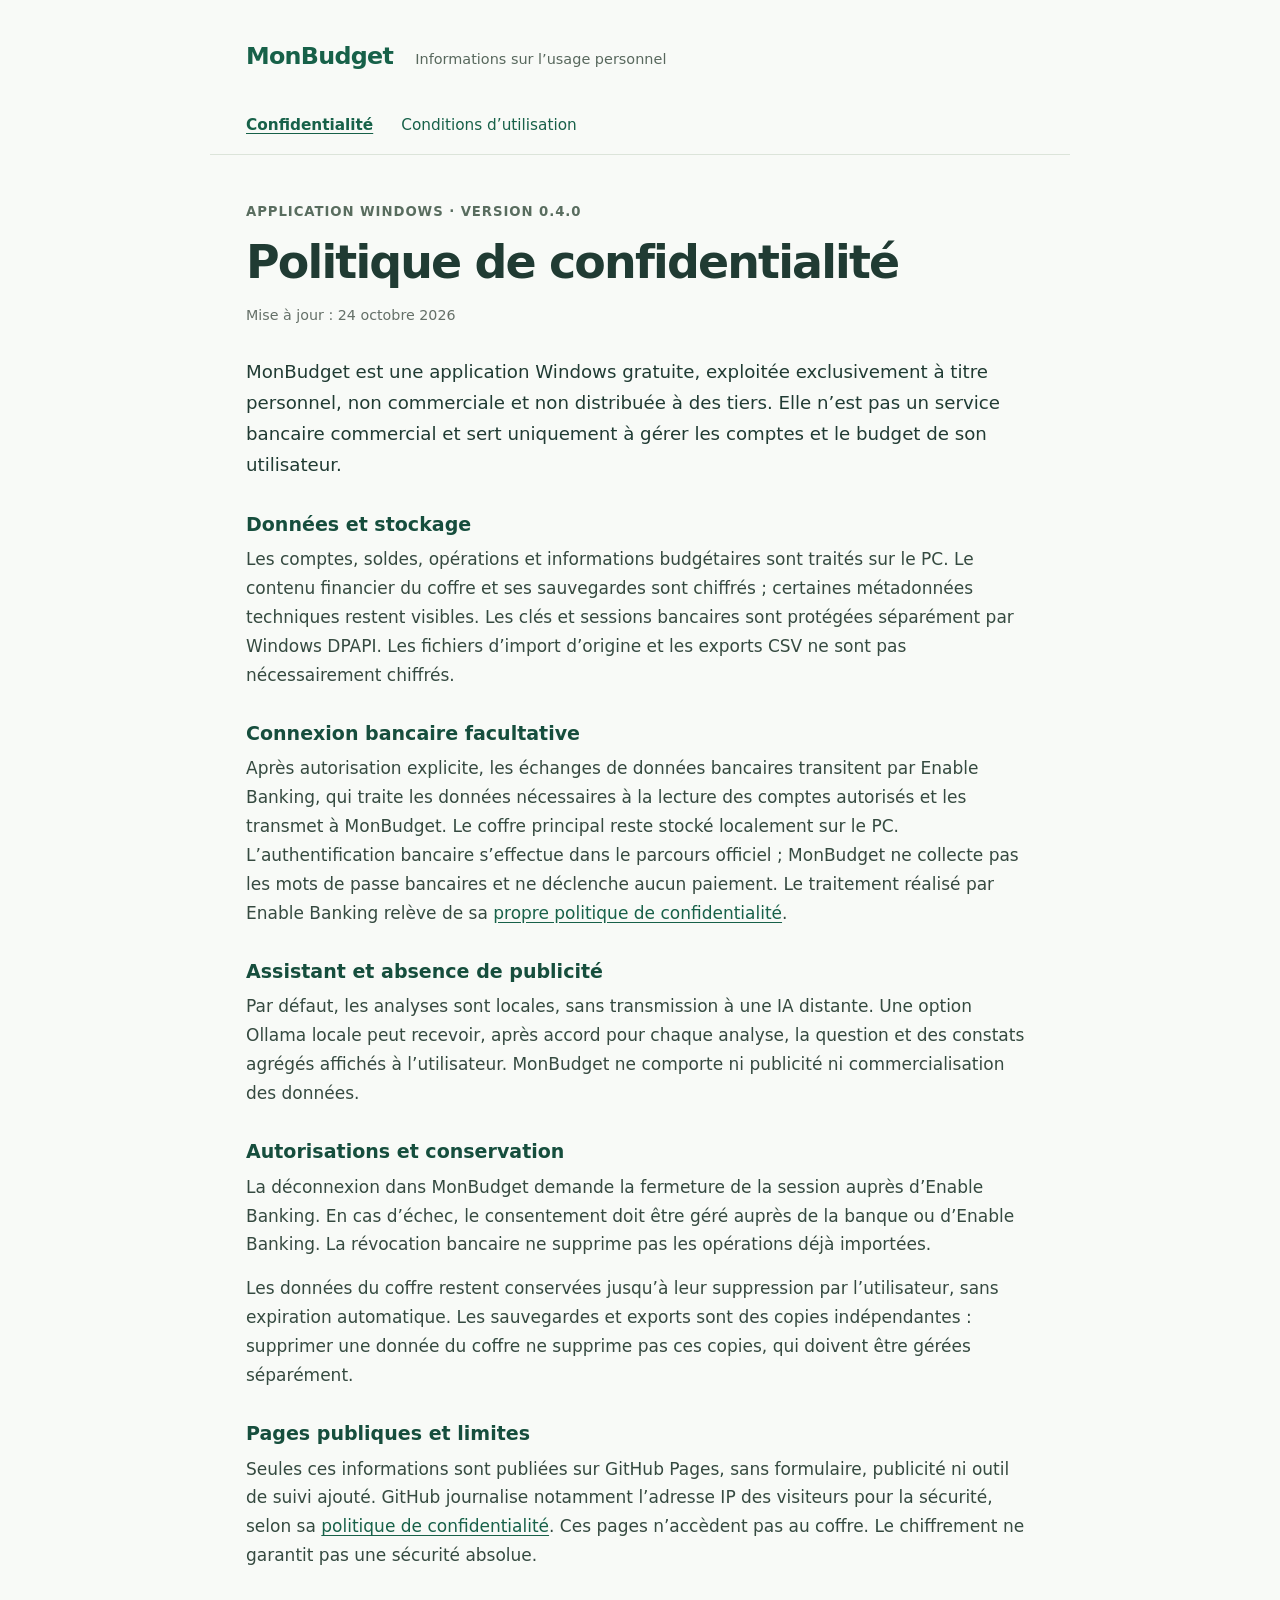
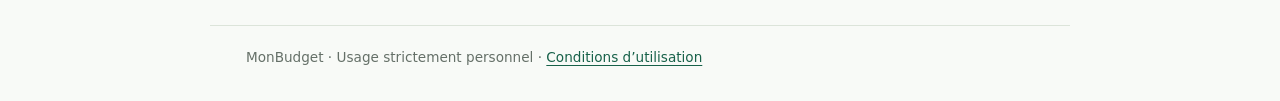
<file: index.html>
<!doctype html>
<html lang="fr">
<head>
  <meta charset="utf-8">
  <meta name="viewport" content="width=device-width, initial-scale=1">
  <meta name="referrer" content="no-referrer">
  <meta name="description" content="Traitement des données dans MonBudget, application Windows à usage strictement personnel.">
  <title>Confidentialité — MonBudget</title>
  <link rel="stylesheet" href="style.css">
</head>
<body>
  <a class="skip" href="#contenu">Aller au contenu</a>
  <header><a class="brand" href="index.html">MonBudget</a><span>Informations sur l’usage personnel</span></header>
  <nav aria-label="Pages d’information"><a href="index.html" aria-current="page">Confidentialité</a><a href="conditions.html">Conditions d’utilisation</a></nav>
  <main id="contenu">
    <p class="eyebrow">Application Windows · version 0.4.0</p>
    <h1>Politique de confidentialité</h1>
    <p class="updated">Mise à jour : <time datetime="2026-10-24">24 octobre 2026</time></p>
    <p class="intro">MonBudget est une application Windows gratuite, exploitée exclusivement à titre personnel, non commerciale et non distribuée à des tiers. Elle n’est pas un service bancaire commercial et sert uniquement à gérer les comptes et le budget de son utilisateur.</p>
    <section><h2>Données et stockage</h2>
      <p>Les comptes, soldes, opérations et informations budgétaires sont traités sur le PC. Le contenu financier du coffre et ses sauvegardes sont chiffrés ; certaines métadonnées techniques restent visibles. Les clés et sessions bancaires sont protégées séparément par Windows DPAPI. Les fichiers d’import d’origine et les exports CSV ne sont pas nécessairement chiffrés.</p>
    </section>
    <section><h2>Connexion bancaire facultative</h2>
      <p>Après autorisation explicite, les échanges de données bancaires transitent par Enable Banking, qui traite les données nécessaires à la lecture des comptes autorisés et les transmet à MonBudget. Le coffre principal reste stocké localement sur le PC. L’authentification bancaire s’effectue dans le parcours officiel ; MonBudget ne collecte pas les mots de passe bancaires et ne déclenche aucun paiement. Le traitement réalisé par Enable Banking relève de sa <a href="https://tilisy.enablebanking.com/privacy">propre politique de confidentialité</a>.</p>
    </section>
    <section><h2>Assistant et absence de publicité</h2>
      <p>Par défaut, les analyses sont locales, sans transmission à une IA distante. Une option Ollama locale peut recevoir, après accord pour chaque analyse, la question et des constats agrégés affichés à l’utilisateur. MonBudget ne comporte ni publicité ni commercialisation des données.</p>
    </section>
    <section><h2>Autorisations et conservation</h2>
      <p>La déconnexion dans MonBudget demande la fermeture de la session auprès d’Enable Banking. En cas d’échec, le consentement doit être géré auprès de la banque ou d’Enable Banking. La révocation bancaire ne supprime pas les opérations déjà importées.</p>
      <p>Les données du coffre restent conservées jusqu’à leur suppression par l’utilisateur, sans expiration automatique. Les sauvegardes et exports sont des copies indépendantes : supprimer une donnée du coffre ne supprime pas ces copies, qui doivent être gérées séparément.</p>
    </section>
    <section><h2>Pages publiques et limites</h2>
      <p>Seules ces informations sont publiées sur GitHub Pages, sans formulaire, publicité ni outil de suivi ajouté. GitHub journalise notamment l’adresse IP des visiteurs pour la sécurité, selon sa <a href="https://docs.github.com/en/site-policy/privacy-policies/github-general-privacy-statement">politique de confidentialité</a>. Ces pages n’accèdent pas au coffre. Le chiffrement ne garantit pas une sécurité absolue.</p>
    </section>
  </main>
  <footer>MonBudget · Usage strictement personnel · <a href="conditions.html">Conditions d’utilisation</a></footer>
</body>
</html>
</file>
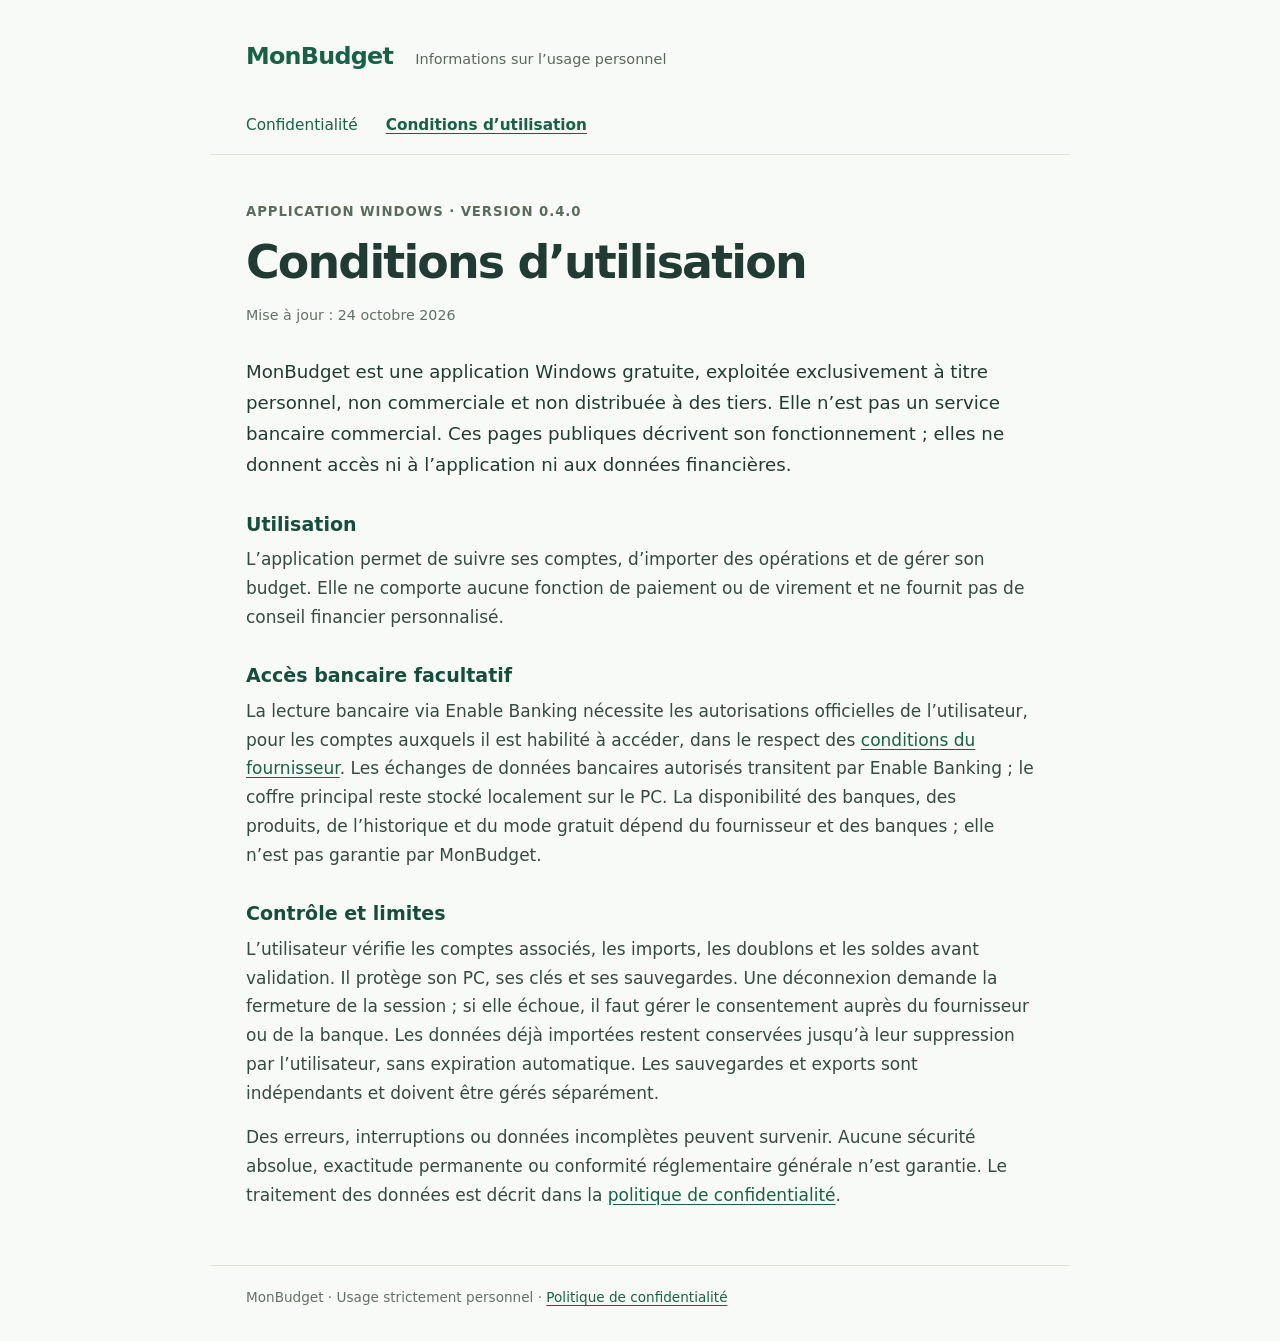
<file: conditions.html>
<!doctype html>
<html lang="fr">
<head>
  <meta charset="utf-8">
  <meta name="viewport" content="width=device-width, initial-scale=1">
  <meta name="referrer" content="no-referrer">
  <meta name="description" content="Conditions décrivant l’usage personnel et les limites de MonBudget.">
  <title>Conditions d’utilisation — MonBudget</title>
  <link rel="stylesheet" href="style.css">
</head>
<body>
  <a class="skip" href="#contenu">Aller au contenu</a>
  <header><a class="brand" href="index.html">MonBudget</a><span>Informations sur l’usage personnel</span></header>
  <nav aria-label="Pages d’information"><a href="index.html">Confidentialité</a><a href="conditions.html" aria-current="page">Conditions d’utilisation</a></nav>
  <main id="contenu">
    <p class="eyebrow">Application Windows · version 0.4.0</p>
    <h1>Conditions d’utilisation</h1>
    <p class="updated">Mise à jour : <time datetime="2026-10-24">24 octobre 2026</time></p>
    <p class="intro">MonBudget est une application Windows gratuite, exploitée exclusivement à titre personnel, non commerciale et non distribuée à des tiers. Elle n’est pas un service bancaire commercial. Ces pages publiques décrivent son fonctionnement ; elles ne donnent accès ni à l’application ni aux données financières.</p>
    <section><h2>Utilisation</h2>
      <p>L’application permet de suivre ses comptes, d’importer des opérations et de gérer son budget. Elle ne comporte aucune fonction de paiement ou de virement et ne fournit pas de conseil financier personnalisé.</p>
    </section>
    <section><h2>Accès bancaire facultatif</h2>
      <p>La lecture bancaire via Enable Banking nécessite les autorisations officielles de l’utilisateur, pour les comptes auxquels il est habilité à accéder, dans le respect des <a href="https://enablebanking.com/terms/">conditions du fournisseur</a>. Les échanges de données bancaires autorisés transitent par Enable Banking ; le coffre principal reste stocké localement sur le PC. La disponibilité des banques, des produits, de l’historique et du mode gratuit dépend du fournisseur et des banques ; elle n’est pas garantie par MonBudget.</p>
    </section>
    <section><h2>Contrôle et limites</h2>
      <p>L’utilisateur vérifie les comptes associés, les imports, les doublons et les soldes avant validation. Il protège son PC, ses clés et ses sauvegardes. Une déconnexion demande la fermeture de la session ; si elle échoue, il faut gérer le consentement auprès du fournisseur ou de la banque. Les données déjà importées restent conservées jusqu’à leur suppression par l’utilisateur, sans expiration automatique. Les sauvegardes et exports sont indépendants et doivent être gérés séparément.</p>
      <p>Des erreurs, interruptions ou données incomplètes peuvent survenir. Aucune sécurité absolue, exactitude permanente ou conformité réglementaire générale n’est garantie. Le traitement des données est décrit dans la <a href="index.html">politique de confidentialité</a>.</p>
    </section>
  </main>
  <footer>MonBudget · Usage strictement personnel · <a href="index.html">Politique de confidentialité</a></footer>
</body>
</html>
</file>
<file: style.css>
:root{font-family:"Segoe UI",system-ui,sans-serif;color:#203b33;background:#f8faf7;font-size:17px;line-height:1.7;color-scheme:light}
*{box-sizing:border-box}body{margin:0}a{color:#176149;text-underline-offset:.2em}a:hover{color:#0b3c2c}a:focus-visible{outline:3px solid #a8661c;outline-offset:5px;border-radius:2px}
header,nav,main,footer{max-width:860px;margin:auto;padding-left:36px;padding-right:36px}header{display:flex;align-items:baseline;gap:22px;padding-top:36px;padding-bottom:24px}header span{font-size:.85rem;color:#58685d}.brand{font-weight:750;font-size:1.4rem;letter-spacing:-.03em;text-decoration:none}nav{display:flex;gap:28px;border-bottom:1px solid #dce4da;padding-top:12px;padding-bottom:16px}nav a{font-size:.9rem;text-decoration:none}nav [aria-current]{font-weight:700;text-decoration:underline}
main{padding-top:46px;padding-bottom:40px}.eyebrow{font-size:.78rem;font-weight:650;color:#596d5f;letter-spacing:.07em;text-transform:uppercase;margin:0 0 12px}h1{font-size:clamp(2rem,5vw,2.7rem);line-height:1.15;letter-spacing:-.04em;margin:0 0 14px}h2{font-size:1.12rem;line-height:1.4;margin:30px 0 8px;color:#164e3d}p{margin:0 0 15px}.updated{font-size:.84rem;color:#657068;margin-bottom:30px}.intro{font-size:1.07rem;line-height:1.7}section p{color:#354a40}footer{padding-top:20px;padding-bottom:32px;border-top:1px solid #dce4da;font-size:.8rem;color:#657068}.skip{position:absolute;left:16px;top:-90px;background:white;padding:8px 16px;z-index:2}.skip:focus{top:12px}
@media(max-width:540px){header,nav,main,footer{padding-left:22px;padding-right:22px}header{display:block;padding-top:24px}header span{display:block;margin-top:4px}nav{gap:20px}main{padding-top:32px}h2{margin-top:25px}}
@media print{body{background:white}header,nav,footer,.skip{display:none}main{max-width:none;padding:0}h1{font-size:24pt}h2{break-after:avoid}a{color:inherit}section{break-inside:avoid}}
</file>
